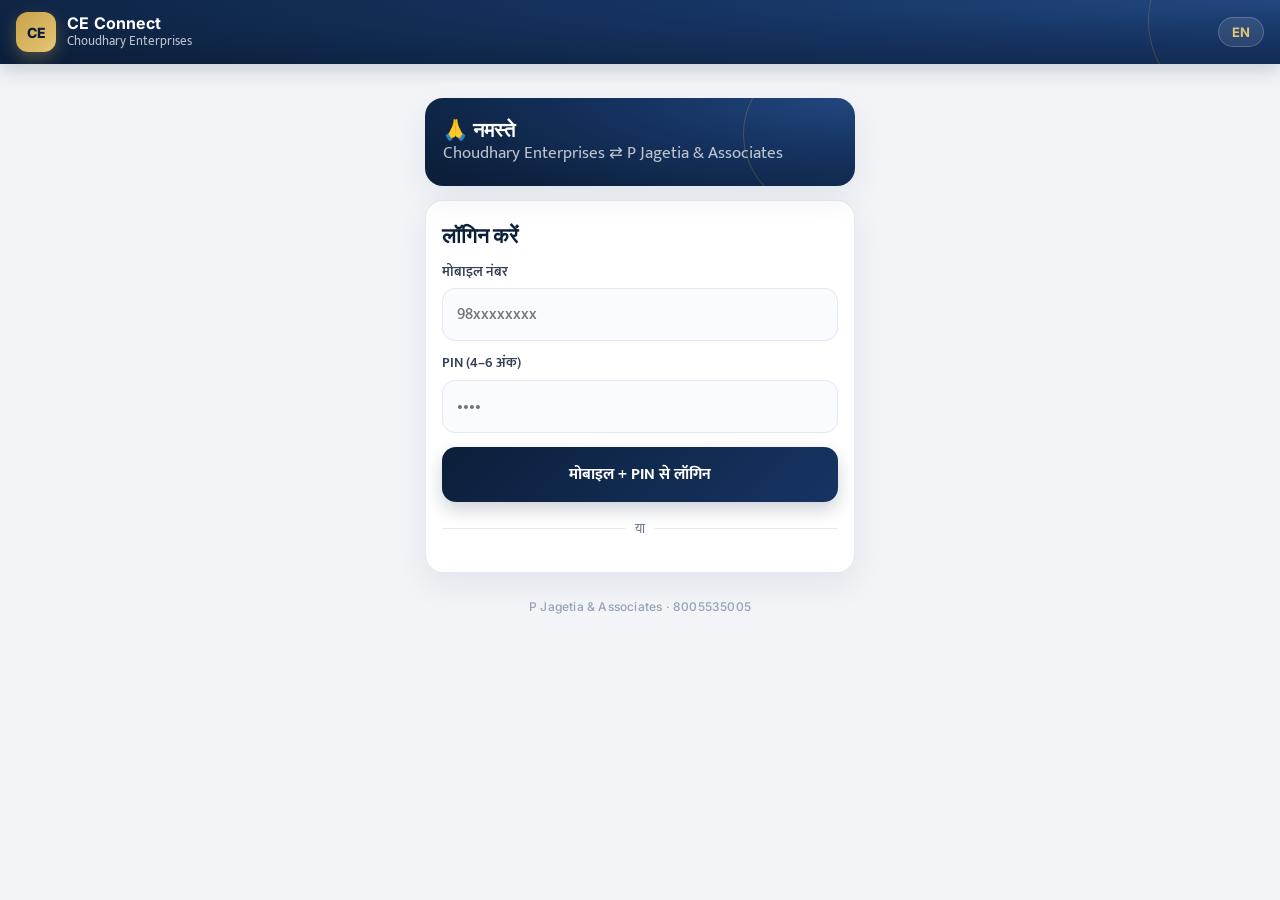
<file: index.html>
<!DOCTYPE html>
<html lang="hi">
<head>
  <meta charset="utf-8">
  <meta name="viewport" content="width=device-width, initial-scale=1, viewport-fit=cover">
  <meta name="theme-color" content="#0B1F3A">
  <meta name="apple-mobile-web-app-capable" content="yes">
  <meta name="apple-mobile-web-app-title" content="CE Connect">
  <title>CE Connect — Choudhary Enterprises</title>
  <link rel="manifest" href="manifest.json">
  <link rel="icon" href="icons/icon-192.png">
  <link rel="apple-touch-icon" href="icons/icon-192.png">
  <link rel="preconnect" href="https://fonts.googleapis.com">
  <link href="https://fonts.googleapis.com/css2?family=Inter:wght@400;500;600;700;800&family=Mukta:wght@400;500;600;700;800&display=swap" rel="stylesheet">
  <link rel="stylesheet" href="style.css">
</head>
<body>
  <header id="topbar">
    <button id="backBtn" class="icon-btn" aria-label="Back" hidden>‹</button>
    <div class="brand"><div class="logo">CE</div><div><b id="topTitle">CE Connect</b><small id="topSub">Choudhary Enterprises</small></div></div>
    <button id="langBtn" class="pill-btn">EN</button>
  </header>
  <div id="demoBar" hidden></div>
  <main id="app"><div class="center muted">Loading…</div></main>
  <div id="toast" hidden></div>
  <div id="queueBar" hidden></div>
  <script src="config.js"></script>
  <script src="app.js"></script>
  <script src="labour.js"></script>
</body>
</html>
</file>
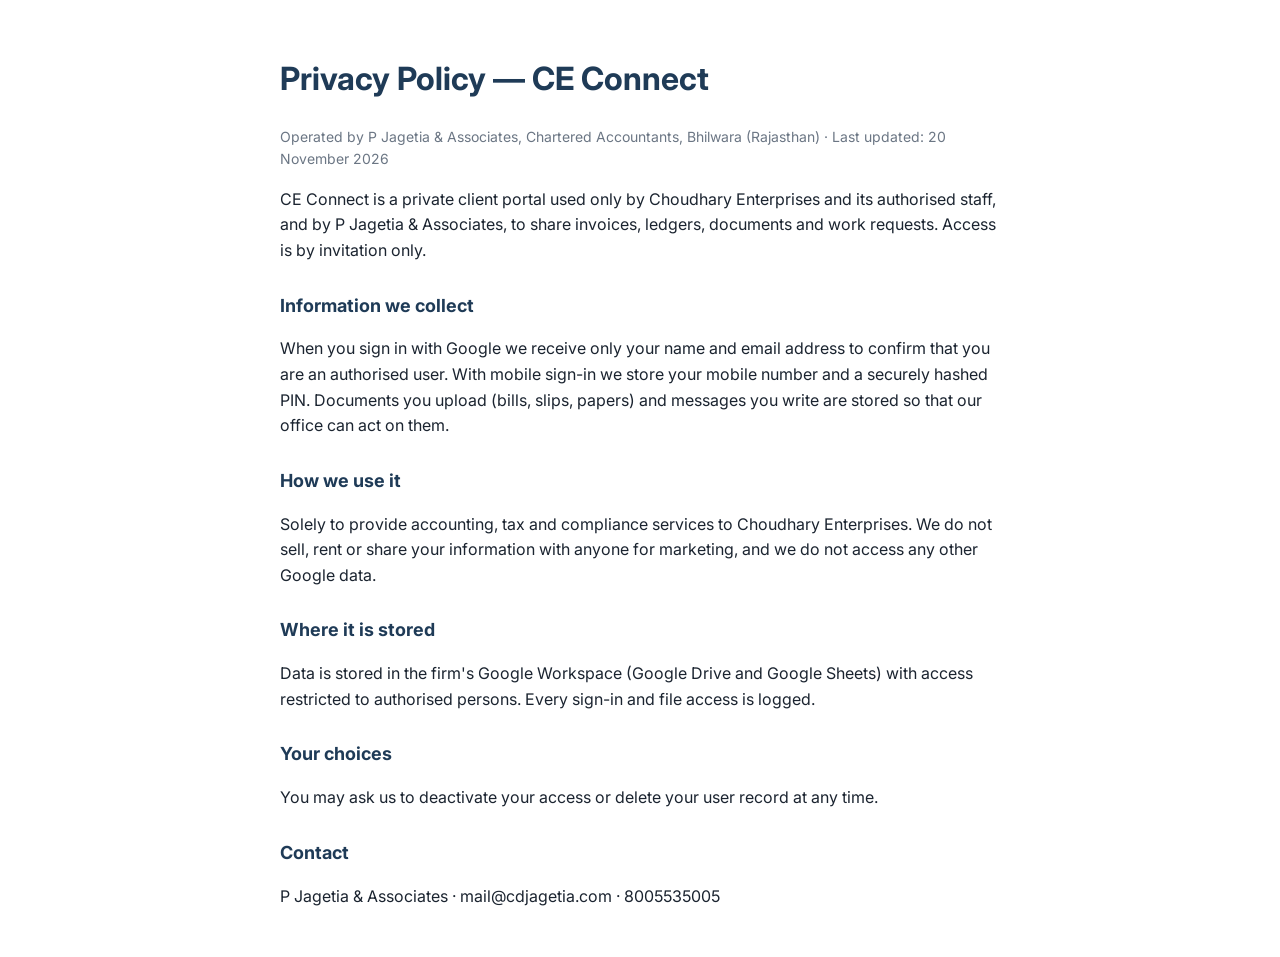
<file: privacy.html>
<!DOCTYPE html>
<html lang="en"><head><meta charset="utf-8"><meta name="viewport" content="width=device-width,initial-scale=1">
<title>Privacy Policy — CE Connect</title>
<link href="https://fonts.googleapis.com/css2?family=Inter:wght@400;600;700&display=swap" rel="stylesheet">
<style>body{font-family:Inter,system-ui,sans-serif;max-width:720px;margin:0 auto;padding:32px 20px;color:#1b2430;line-height:1.6}h1{color:#1f3b57}h2{color:#1f3b57;font-size:18px;margin-top:28px}.muted{color:#6b7684;font-size:14px}</style></head>
<body>
<h1>Privacy Policy — CE Connect</h1>
<p class="muted">Operated by P Jagetia &amp; Associates, Chartered Accountants, Bhilwara (Rajasthan) · Last updated: 20 November 2026</p>
<p>CE Connect is a private client portal used only by Choudhary Enterprises and its authorised staff, and by P Jagetia &amp; Associates, to share invoices, ledgers, documents and work requests. Access is by invitation only.</p>
<h2>Information we collect</h2>
<p>When you sign in with Google we receive only your name and email address to confirm that you are an authorised user. With mobile sign-in we store your mobile number and a securely hashed PIN. Documents you upload (bills, slips, papers) and messages you write are stored so that our office can act on them.</p>
<h2>How we use it</h2>
<p>Solely to provide accounting, tax and compliance services to Choudhary Enterprises. We do not sell, rent or share your information with anyone for marketing, and we do not access any other Google data.</p>
<h2>Where it is stored</h2>
<p>Data is stored in the firm's Google Workspace (Google Drive and Google Sheets) with access restricted to authorised persons. Every sign-in and file access is logged.</p>
<h2>Your choices</h2>
<p>You may ask us to deactivate your access or delete your user record at any time.</p>
<h2>Contact</h2>
<p>P Jagetia &amp; Associates · mail@cdjagetia.com · 8005535005</p>
</body></html>
</file>
<file: style.css>
/* CE Connect — premium theme (navy & gold) · P Jagetia & Associates */
:root{
  --navy:#0B1F3A; --navy2:#163463; --navy3:#22477F; --gold:#C8A24A; --gold2:#E6C674;
  --bg:#F2F4F8; --card:#fff; --ink:#0F172A; --muted:#64748B; --line:#E2E8F0; --soft:#F8FAFC;
  --green:#059669; --red:#DC2626; --amber:#EA580C; --radius:18px;
  --shadow:0 12px 32px rgba(11,31,58,.07); --shadow-sm:0 2px 8px rgba(11,31,58,.05);
  --font:'Mukta','Inter',system-ui,-apple-system,Segoe UI,Roboto,sans-serif; --num:'Inter',system-ui,sans-serif;
}
*{box-sizing:border-box;-webkit-tap-highlight-color:transparent}
html,body{margin:0;background:var(--bg);color:var(--ink);font-family:var(--font);font-size:16px;line-height:1.45;-webkit-font-smoothing:antialiased}
body.hi{font-size:16.5px}
a{color:inherit}

/* Header */
#topbar{position:sticky;top:0;z-index:20;display:flex;align-items:center;gap:12px;padding:12px 16px;padding-top:calc(12px + env(safe-area-inset-top));
  background:radial-gradient(120% 160% at 100% 0%,var(--navy3) 0%,var(--navy2) 38%,var(--navy) 100%);color:#fff;box-shadow:0 6px 18px rgba(11,31,58,.18);overflow:hidden}
#topbar:after{content:'';position:absolute;right:-50px;top:-70px;width:180px;height:180px;border-radius:50%;border:1px solid rgba(200,162,74,.25);pointer-events:none}
.brand{display:flex;align-items:center;gap:11px;flex:1;min-width:0;position:relative;z-index:1}
.logo{width:40px;height:40px;border-radius:12px;background:linear-gradient(135deg,var(--gold),var(--gold2));display:grid;place-items:center;font:800 14px var(--num);color:var(--navy);box-shadow:0 6px 16px rgba(200,162,74,.35);flex:none}
.brand b{display:block;font:700 16px var(--num);letter-spacing:.2px}
.brand small{display:block;opacity:.72;font-size:12.5px;white-space:nowrap;overflow:hidden;text-overflow:ellipsis}
.icon-btn{background:none;border:0;color:#fff;font-size:30px;line-height:1;padding:0 4px;cursor:pointer;position:relative;z-index:1}
.pill-btn{position:relative;z-index:1;background:rgba(255,255,255,.1);color:var(--gold2);border:1px solid rgba(255,255,255,.2);border-radius:30px;padding:6px 13px;font:700 13px var(--num);cursor:pointer}
#demoBar{background:#FFFBEB;color:#7a4b00;font-size:13px;padding:8px 16px;border-bottom:1px solid #F3E2B3}
#demoBar select{margin-left:6px;font-size:13px;width:auto;padding:4px 8px}

main{max-width:760px;margin:0 auto;padding:16px 14px 96px}
.center{text-align:center;padding:40px 10px}.muted{color:var(--muted)}.small{font-size:13px}
h2{font:700 21px var(--num);color:var(--navy);margin:6px 0 14px;letter-spacing:-.2px}
h3{font:700 15px var(--num);margin:20px 0 10px;color:var(--navy);display:flex;align-items:center;gap:8px}
h3:before{content:'';width:7px;height:7px;border-radius:50%;background:var(--gold);flex:none}

.card{background:var(--card);border:1px solid rgba(226,232,240,.9);border-radius:var(--radius);padding:16px;margin-bottom:14px;box-shadow:var(--shadow)}
.hello{background:radial-gradient(120% 140% at 100% 0%,var(--navy3) 0%,var(--navy2) 40%,var(--navy) 100%);color:#fff;border:0;position:relative;overflow:hidden;padding:20px 18px}
.hello:after{content:'';position:absolute;right:-40px;top:-40px;width:150px;height:150px;border-radius:50%;border:1px solid rgba(200,162,74,.28)}
.hello .muted{color:rgba(255,255,255,.72)}
.hello .eyebrow{font:700 10.5px var(--num);letter-spacing:2.2px;color:var(--gold2);text-transform:uppercase}

.tiles{display:grid;grid-template-columns:1fr 1fr;gap:12px}
.tile{display:flex;flex-direction:column;gap:8px;align-items:flex-start;background:#fff;border:1px solid var(--line);border-radius:var(--radius);padding:16px 14px;text-decoration:none;color:var(--ink);font-weight:700;font-size:15.5px;min-height:118px;cursor:pointer;box-shadow:var(--shadow-sm);transition:transform .12s,box-shadow .12s}
.tile:active{transform:scale(.98)}
.tile .ic{width:42px;height:42px;border-radius:13px;display:grid;place-items:center;font-size:21px;background:linear-gradient(135deg,#EEF2F8,#E3E9F3)}
.tile small{font-weight:400;color:var(--muted);font-size:12.5px;line-height:1.3}
.tile.primary{background:linear-gradient(135deg,var(--navy),var(--navy2));color:#fff;border-color:var(--navy)}
.tile.primary .ic{background:linear-gradient(135deg,var(--gold),var(--gold2))}
.tile.primary small{color:rgba(255,255,255,.75)}
.tile.gold{background:linear-gradient(135deg,var(--gold),var(--gold2));color:var(--navy);border-color:var(--gold)}
.tile.gold .ic{background:rgba(255,255,255,.55)}
.tile.gold small{color:rgba(11,31,58,.75)}

.btn{display:inline-flex;align-items:center;justify-content:center;gap:8px;border:0;border-radius:14px;padding:14px 18px;font:700 16px var(--font);cursor:pointer;background:linear-gradient(135deg,var(--navy),var(--navy2));color:#fff;text-decoration:none;box-shadow:0 8px 18px rgba(11,31,58,.2)}
.btn.block{width:100%}
.btn.alt,.btn.gold{background:linear-gradient(135deg,var(--gold),var(--gold2));color:var(--navy);box-shadow:0 8px 18px rgba(200,162,74,.28)}
.btn.wa{background:linear-gradient(135deg,#128C7E,#25D366)}
.btn.ghost{background:#fff;color:var(--navy);border:1.5px solid var(--line);box-shadow:none}
.btn.danger{background:#FEF2F2;color:var(--red);box-shadow:none}
.btn.sm{padding:8px 13px;font-size:14px;border-radius:11px;box-shadow:none}
.btn:disabled{opacity:.55}

.row{display:flex;gap:10px;align-items:center}.row>*{flex:1}.wrap{flex-wrap:wrap}
label{display:block;font-size:14px;font-weight:600;color:#334155;margin:12px 0 6px}
input,select,textarea{width:100%;font:500 16px var(--font);padding:12px 14px;border:1.5px solid var(--line);border-radius:13px;background:#FAFBFD;color:var(--ink);outline:none;transition:.15s}
input:focus,select:focus,textarea:focus{border-color:var(--navy);background:#fff;box-shadow:0 0 0 4px rgba(11,31,58,.07)}
input[readonly]{background:#F1F5F9;color:#475569}
textarea{min-height:88px;resize:vertical}
.chips{display:flex;gap:8px;flex-wrap:wrap;margin:6px 0}
.chip{border:1.5px solid var(--line);background:#fff;border-radius:30px;padding:8px 14px;font-size:14px;font-weight:600;cursor:pointer;text-decoration:none;color:#334155}
.chip.on{background:var(--navy);border-color:var(--navy);color:#fff}

.list .item{display:flex;gap:12px;align-items:center;padding:13px 2px;border-bottom:1px solid #F1F4F8;cursor:pointer}
.list .item:last-child{border-bottom:0}
.item .ic{font-size:20px;width:38px;height:38px;border-radius:11px;display:grid;place-items:center;background:#F1F5F9;flex:none}
.item .main{flex:1;min-width:0}
.item .t{font-weight:700;word-break:break-word}.item .s{font-size:12.5px;color:var(--muted)}
.amt{font:700 15px var(--num);white-space:nowrap;font-variant-numeric:tabular-nums}.dr{color:var(--navy)}.cr{color:var(--green)}.neg{color:var(--red)}
.badge{display:inline-block;font:700 11px var(--num);border-radius:20px;padding:3px 10px;letter-spacing:.3px;background:#EEF2FF;color:#3730A3}
.badge.Open,.badge.New,.badge.WATCH{background:#FFEDD5;color:#C2410C}.badge.InProgress,.badge.Query,.badge.PENDING{background:#E0E7FF;color:#3730A3}
.badge.Done,.badge.Filed,.badge.OK,.badge.PAID{background:#DCFCE7;color:#047857}.badge.RED{background:#FEE2E2;color:#B91C1C}
.big{font:800 28px var(--num);color:var(--navy)}.mid{font:700 20px var(--num)}

.kpis{display:grid;grid-template-columns:1fr 1fr;gap:10px}
.kpi{background:#fff;border:1px solid var(--line);border-radius:16px;padding:13px 14px;position:relative;overflow:hidden;box-shadow:var(--shadow-sm);text-decoration:none;color:inherit;display:block}
.kpi:before{content:'';position:absolute;left:0;top:0;bottom:0;width:4px;background:var(--c,var(--navy))}
.kpi .l{font:600 11px var(--num);letter-spacing:.8px;text-transform:uppercase;color:var(--muted)}
.kpi .v{font:800 21px var(--num);margin-top:3px;color:var(--navy);letter-spacing:-.3px;font-variant-numeric:tabular-nums}
.kpi.in{--c:var(--green)}.kpi.in .v{color:var(--green)}.kpi.out{--c:var(--red)}.kpi.out .v{color:var(--red)}.kpi.gold{--c:var(--gold)}

table.led{width:100%;border-collapse:collapse;font-size:13.5px}
table.led th{position:sticky;top:64px;background:#FAFBFD;text-align:left;padding:9px 7px;font:600 10.5px var(--num);letter-spacing:.8px;text-transform:uppercase;color:var(--muted);border-bottom:1.5px solid var(--line)}
table.led td{padding:9px 7px;border-bottom:1px solid #F1F4F8;vertical-align:top}
table.led td.n,table.led th.n{text-align:right;white-space:nowrap;font-family:var(--num);font-variant-numeric:tabular-nums}

.thread .msg{background:#fff;border:1px solid var(--line);border-radius:14px;padding:10px 13px;margin:8px 0;max-width:88%;box-shadow:var(--shadow-sm)}
.thread .msg.me{margin-left:auto;background:#EEF2F8;border-color:#DCE4F0}
.thread .msg .who{font-size:12px;color:var(--muted);margin-bottom:3px}
.file-pick{border:2px dashed #CBD5E1;border-radius:16px;padding:18px;text-align:center;background:#FAFBFD;cursor:pointer;font-weight:600;color:var(--navy)}
.thumbs{display:flex;gap:8px;flex-wrap:wrap;margin-top:10px}
.thumbs div{position:relative;width:80px;height:80px;border-radius:12px;overflow:hidden;background:#EEF2F8;display:flex;align-items:center;justify-content:center;font-size:12px}
.thumbs img{width:100%;height:100%;object-fit:cover}
.thumbs button{position:absolute;top:3px;right:3px;border:0;border-radius:50%;width:22px;height:22px;background:rgba(11,31,58,.75);color:#fff;cursor:pointer}

#toast{position:fixed;left:50%;bottom:26px;transform:translateX(-50%);background:var(--ink);color:#fff;padding:13px 20px;border-radius:14px;z-index:60;max-width:90%;text-align:center;font-weight:600;box-shadow:0 10px 30px rgba(0,0,0,.25)}
#queueBar{position:fixed;left:0;right:0;bottom:0;background:#FFFBEB;color:#7a4b00;padding:10px 14px;padding-bottom:calc(10px + env(safe-area-inset-bottom));font-size:14px;border-top:1px solid #F3E2B3;z-index:40;text-align:center}
.login-box{max-width:430px;margin:18px auto}
.or{display:flex;align-items:center;gap:10px;color:var(--muted);font-size:13px;margin:18px 0}
.or:before,.or:after{content:'';flex:1;height:1px;background:var(--line)}
.spinner{width:30px;height:30px;border:3px solid #D5DDE6;border-top-color:var(--gold);border-radius:50%;animation:sp .8s linear infinite;margin:34px auto}
@keyframes sp{to{transform:rotate(360deg)}}
.sticky-search{position:sticky;top:64px;z-index:5;background:var(--bg);padding:6px 0 8px}
.foot{margin-top:26px;text-align:center;font:500 12px var(--num);color:#94A3B8;letter-spacing:.2px}
.foot b{color:var(--gold)}

/* Sync health */
.health{display:flex;align-items:center;gap:10px;padding:11px 14px;border-radius:14px;font-size:13.5px;font-weight:600;margin-bottom:12px;border:1px solid}
.health .dot{width:9px;height:9px;border-radius:50%;background:currentColor;flex:none}
.health.ok{background:#ECFDF5;color:var(--green);border-color:#BBF7D0}.health.warn{background:#FFF7ED;color:var(--amber);border-color:#FED7AA}.health.bad{background:#FEF2F2;color:var(--red);border-color:#FECACA}

/* Diesel */
.sec{font:700 11.5px var(--num);letter-spacing:1.3px;text-transform:uppercase;color:var(--navy);margin-bottom:4px;display:flex;align-items:center;gap:9px}
.sec b{width:24px;height:24px;border-radius:8px;background:linear-gradient(135deg,var(--gold),var(--gold2));color:var(--navy);display:grid;place-items:center;font-size:11.5px}
.info3{display:grid;grid-template-columns:1fr 1fr 1fr;gap:8px;margin-top:12px}
.pill{background:linear-gradient(180deg,#F8FAFC,#F1F5F9);border:1px solid var(--line);border-radius:13px;padding:10px 11px}
.pill small{display:block;font-size:11.5px;color:var(--muted)}.pill strong{font:700 14.5px var(--num);color:var(--navy)}
.calc{margin-top:12px;padding:12px 14px;border-radius:13px;background:#EEF2F8;display:flex;justify-content:space-between;align-items:center;font-weight:600;font-size:14.5px;color:#334155}
.calc strong{font:700 16px var(--num);color:var(--navy)}
.toggle{display:flex;align-items:center;justify-content:space-between;padding:12px 14px;border:1.5px solid var(--line);border-radius:13px;margin-top:12px;font-weight:600}
.toggle small{display:block;font-weight:400;color:var(--muted);font-size:12.5px}
.switch{position:relative;width:50px;height:29px;flex:none;margin:0}
.switch input{display:none}
.slider{position:absolute;inset:0;background:#CBD5E1;border-radius:20px;transition:.2s;cursor:pointer}
.slider:before{content:'';position:absolute;width:23px;height:23px;left:3px;top:3px;background:#fff;border-radius:50%;transition:.2s;box-shadow:0 2px 4px rgba(0,0,0,.15)}
.switch input:checked+.slider{background:var(--green)}.switch input:checked+.slider:before{transform:translateX(21px)}
.photos{display:grid;grid-template-columns:repeat(3,1fr);gap:10px;margin-top:10px}
.shot{aspect-ratio:1;border:2px dashed #CBD5E1;border-radius:16px;display:flex;flex-direction:column;align-items:center;justify-content:center;text-align:center;font-size:12.5px;line-height:1.25;color:var(--muted);position:relative;overflow:hidden;cursor:pointer;background:#FAFBFD;padding:6px;font-weight:600}
.shot img{position:absolute;inset:0;width:100%;height:100%;object-fit:cover}
.shot .tag{position:absolute;top:6px;right:6px;font:700 9.5px var(--num);padding:2px 6px;border-radius:6px;z-index:2}
.tag.r{background:var(--red);color:#fff}.tag.o{background:#E2E8F0;color:#475569}
.shot.done{border:2px solid var(--green)}
.shot.done:after{content:'✓';position:absolute;bottom:6px;right:6px;width:22px;height:22px;border-radius:50%;background:var(--green);color:#fff;display:grid;place-items:center;font:700 13px var(--num);z-index:2}
.gps{display:flex;align-items:center;gap:10px;padding:12px 14px;border-radius:13px;font-weight:600;font-size:14.5px}
.gps a{margin-left:auto;text-decoration:underline;cursor:pointer}
.gps.ok{background:#ECFDF5;color:var(--green)}.gps.wait{background:#FFF7ED;color:var(--amber)}.gps.bad{background:#FEF2F2;color:var(--red)}
.gps .dot{width:9px;height:9px;border-radius:50%;background:currentColor;flex:none}
.gps.wait .dot{animation:pulse 1s infinite}@keyframes pulse{50%{opacity:.3}}
.idbox{margin:16px 0 4px;border:1.5px dashed var(--gold);border-radius:15px;padding:14px;text-align:center;background:#FFFBEB}
.idbox small{display:block;color:var(--muted);font:600 12px var(--num);letter-spacing:1px}
.idbox strong{font:800 22px var(--num);color:var(--navy);letter-spacing:1px}
.tick{width:78px;height:78px;border-radius:50%;margin:0 auto 12px;background:linear-gradient(135deg,#10B981,#059669);display:grid;place-items:center;box-shadow:0 12px 26px rgba(5,150,105,.3);color:#fff;font-size:38px}
.rule{margin-top:14px;padding:12px 14px;border-radius:13px;background:#EEF2F8;font-size:13.5px;color:#334155;line-height:1.5}
.alert{border:1px solid #FDE2E2;background:linear-gradient(180deg,#FFFBFB,#fff);border-radius:14px;padding:12px 14px;margin-bottom:10px}
.alert.WATCH{border-color:#FDE7D3;background:linear-gradient(180deg,#FFFCF8,#fff)}
.alert ul{margin:8px 0 6px 18px;padding:0;font-size:13.5px;color:#334155;line-height:1.55}
.links a{font:600 12px var(--num);color:var(--navy);margin-right:12px;text-decoration:none;border-bottom:1px dashed var(--gold);cursor:pointer}
.chart{display:flex;align-items:flex-end;gap:4px;height:150px;padding-top:10px;border-bottom:1px solid var(--line)}
.chart .col{flex:1;display:flex;flex-direction:column;align-items:center;justify-content:flex-end;height:100%;gap:4px}
.chart .col div{width:100%;max-width:22px;background:linear-gradient(180deg,var(--gold2),var(--gold));border-radius:6px 6px 2px 2px;min-height:3px}
.chart .col span{font:600 9.5px var(--num);color:var(--muted)}
.tw{overflow:auto;max-height:480px}
.dev{font:700 13px var(--num)}.dev.bad{color:var(--red)}.dev.good{color:var(--green)}
.fuelcard{background:linear-gradient(135deg,#fff,#FFFBEB);border:1px solid #F3E2B3}

/* Print (ledger / control room) */
.print-only{display:none}
@media print{
  #topbar,#demoBar,#queueBar,.no-print,.sticky-search .chips{display:none!important}
  body{background:#fff}main{max-width:none;padding:0}
  .print-only{display:block}
  .card{box-shadow:none;border:1px solid #ddd;break-inside:avoid}
  table.led th{position:static}
  .lh{display:flex;justify-content:space-between;align-items:flex-end;border-bottom:3px solid var(--gold);padding-bottom:10px;margin-bottom:14px}
  .lh b{font:800 20px var(--num);color:var(--navy)}
}
.tw table.led th{top:0;z-index:1}
</file>
